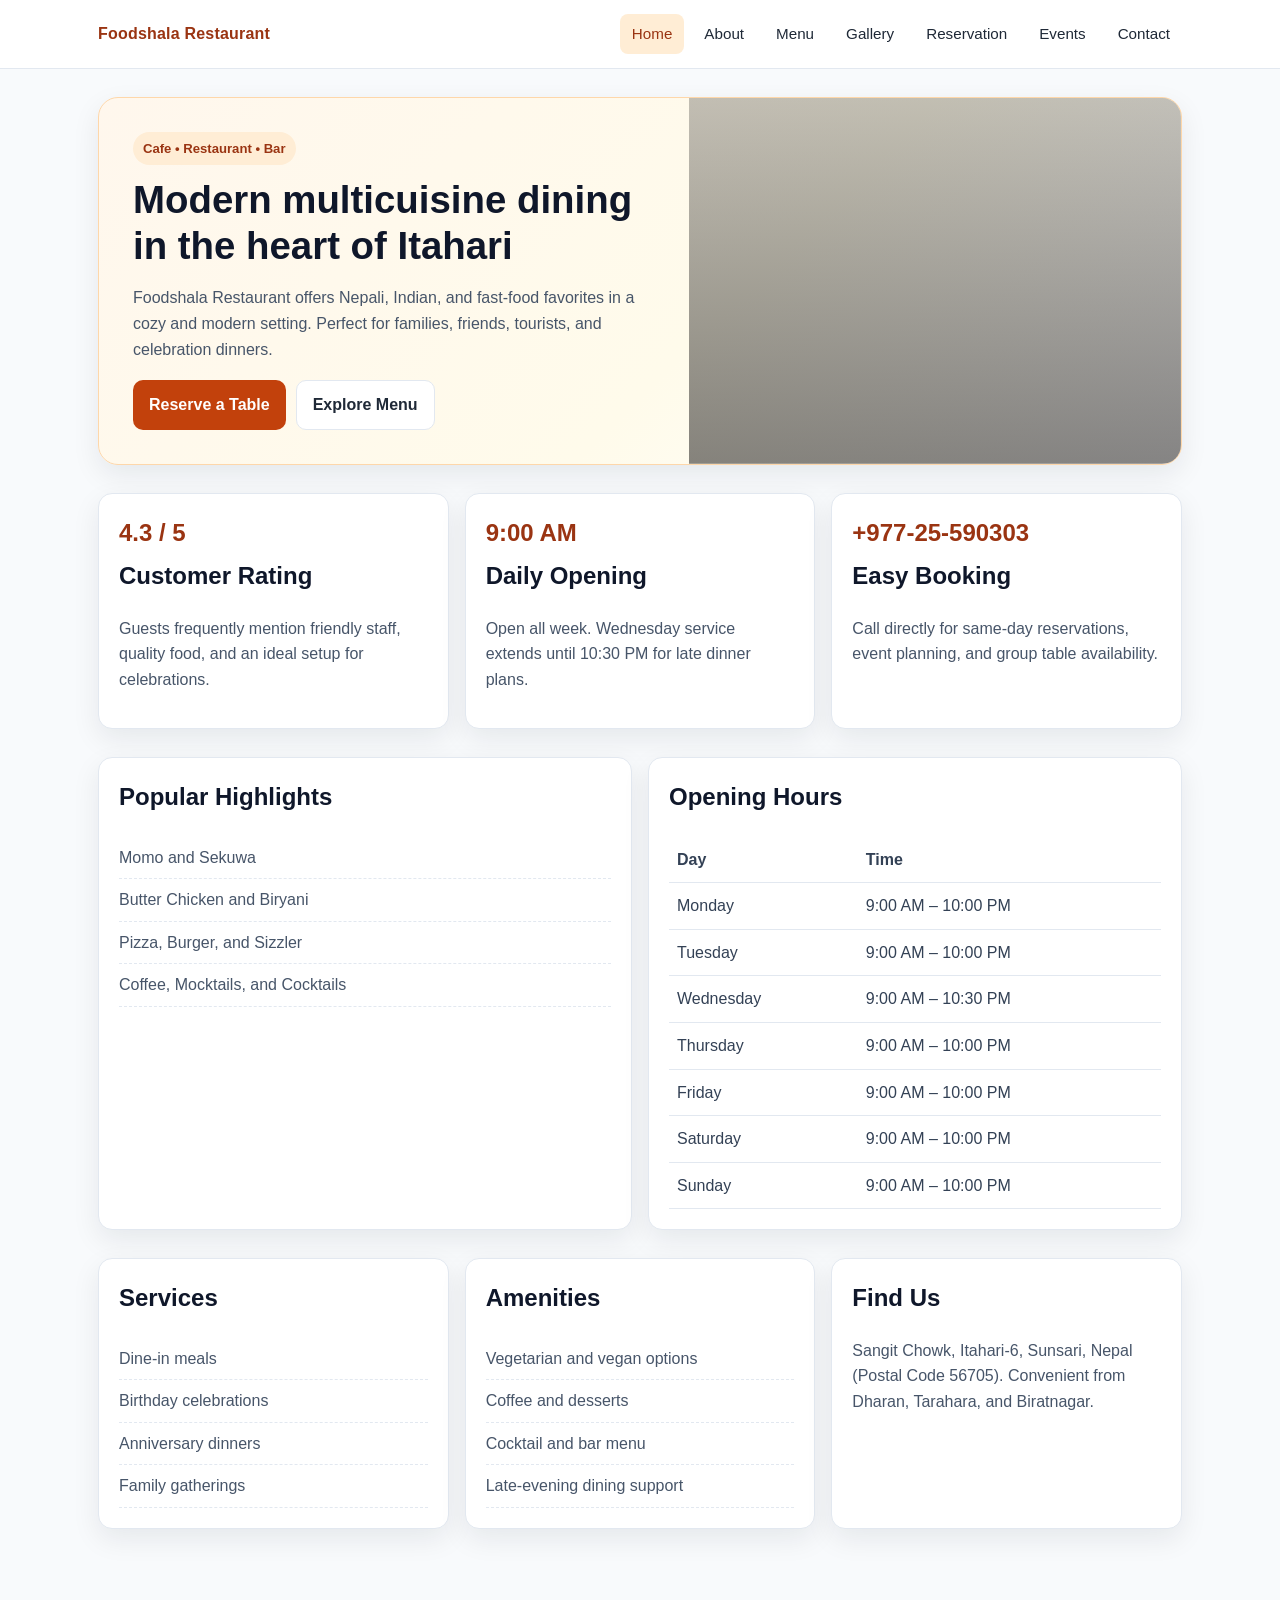
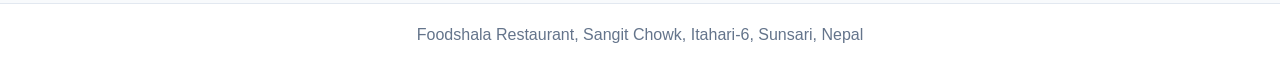
<file: index.html>
<!doctype html>
<html lang="en">
<head>
  <meta charset="UTF-8">
  <meta name="viewport" content="width=device-width, initial-scale=1.0">
  <title>Foodshala Restaurant | Itahari</title>
  <meta name="description" content="Foodshala Restaurant in Itahari, Nepal serving Nepali, Indian and fast food. Reserve your table for family dining and celebrations.">
  <link rel="stylesheet" href="styles.css">
</head>
<body>
  <header class="site-header">
    <nav class="nav">
      <a class="brand" href="index.html">Foodshala Restaurant</a>
      <button class="nav-toggle" type="button" aria-label="Toggle navigation" aria-expanded="false" aria-controls="primary-nav">Menu</button>
      <div id="primary-nav" class="nav-links">
        <a class="active" href="index.html">Home</a>
        <a href="about.html">About</a>
        <a href="menu.html">Menu</a>
        <a href="gallery.html">Gallery</a>
        <a href="reservation.html">Reservation</a>
        <a href="events.html">Events</a>
        <a href="contact.html">Contact</a>
      </div>
    </nav>
  </header>

  <main class="container">
    <section class="hero">
      <div class="hero-wrap">
        <div class="hero-content">
          <span class="badge">Cafe • Restaurant • Bar</span>
          <h1>Modern multicuisine dining in the heart of Itahari</h1>
          <p class="lead">Foodshala Restaurant offers Nepali, Indian, and fast-food favorites in a cozy and modern setting. Perfect for families, friends, tourists, and celebration dinners.</p>
          <div class="actions">
            <a class="btn btn-primary" href="reservation.html">Reserve a Table</a>
            <a class="btn btn-secondary" href="menu.html">Explore Menu</a>
          </div>
        </div>
        <div class="hero-media" aria-hidden="true"></div>
      </div>
    </section>

    <section class="section grid grid-3">
      <article class="card">
        <div class="kpi">4.3 / 5</div>
        <h2>Customer Rating</h2>
        <p>Guests frequently mention friendly staff, quality food, and an ideal setup for celebrations.</p>
      </article>
      <article class="card">
        <div class="kpi">9:00 AM</div>
        <h2>Daily Opening</h2>
        <p>Open all week. Wednesday service extends until 10:30 PM for late dinner plans.</p>
      </article>
      <article class="card">
        <div class="kpi">+977-25-590303</div>
        <h2>Easy Booking</h2>
        <p>Call directly for same-day reservations, event planning, and group table availability.</p>
      </article>
    </section>

    <section class="section grid grid-2">
      <article class="card">
        <h2>Popular Highlights</h2>
        <ul class="list-clean">
          <li>Momo and Sekuwa</li>
          <li>Butter Chicken and Biryani</li>
          <li>Pizza, Burger, and Sizzler</li>
          <li>Coffee, Mocktails, and Cocktails</li>
        </ul>
      </article>
      <article class="card">
        <h2>Opening Hours</h2>
        <table>
          <tr><th>Day</th><th>Time</th></tr>
          <tr><td>Monday</td><td>9:00 AM – 10:00 PM</td></tr>
          <tr><td>Tuesday</td><td>9:00 AM – 10:00 PM</td></tr>
          <tr><td>Wednesday</td><td>9:00 AM – 10:30 PM</td></tr>
          <tr><td>Thursday</td><td>9:00 AM – 10:00 PM</td></tr>
          <tr><td>Friday</td><td>9:00 AM – 10:00 PM</td></tr>
          <tr><td>Saturday</td><td>9:00 AM – 10:00 PM</td></tr>
          <tr><td>Sunday</td><td>9:00 AM – 10:00 PM</td></tr>
        </table>
      </article>
    </section>

    <section class="section grid grid-3">
      <article class="card">
        <h2>Services</h2>
        <ul class="list-clean">
          <li>Dine-in meals</li>
          <li>Birthday celebrations</li>
          <li>Anniversary dinners</li>
          <li>Family gatherings</li>
        </ul>
      </article>
      <article class="card">
        <h2>Amenities</h2>
        <ul class="list-clean">
          <li>Vegetarian and vegan options</li>
          <li>Coffee and desserts</li>
          <li>Cocktail and bar menu</li>
          <li>Late-evening dining support</li>
        </ul>
      </article>
      <article class="card">
        <h2>Find Us</h2>
        <p>Sangit Chowk, Itahari-6, Sunsari, Nepal (Postal Code 56705). Convenient from Dharan, Tarahara, and Biratnagar.</p>
      </article>
    </section>
  </main>

  <footer class="site-footer">Foodshala Restaurant, Sangit Chowk, Itahari-6, Sunsari, Nepal</footer>
  <script src="script.js"></script>
</body>
</html>
</file>
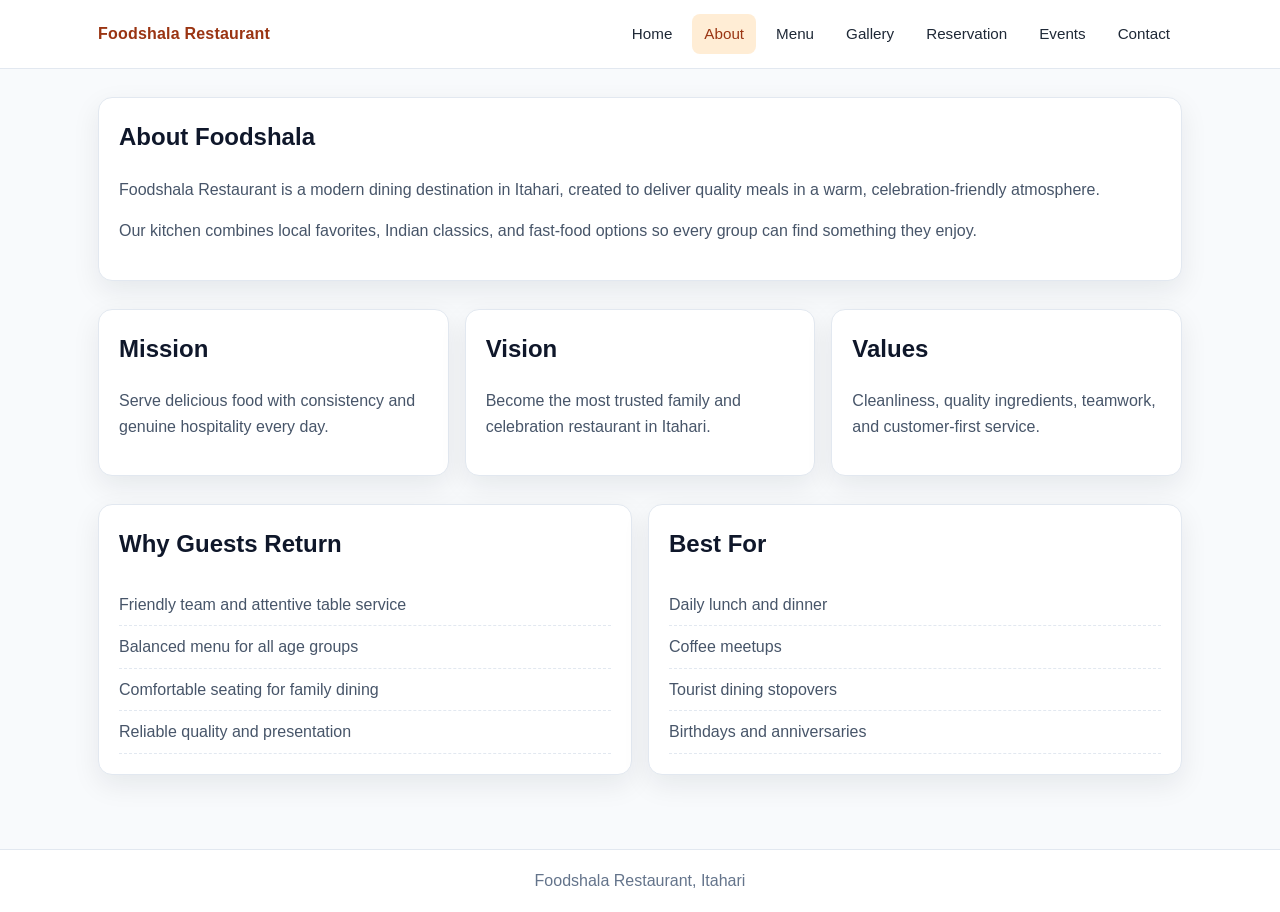
<file: about.html>
<!doctype html>
<html lang="en">
<head>
  <meta charset="UTF-8">
  <meta name="viewport" content="width=device-width, initial-scale=1.0">
  <title>About | Foodshala Restaurant</title>
  <link rel="stylesheet" href="styles.css">
</head>
<body>
  <header class="site-header">
    <nav class="nav">
      <a class="brand" href="index.html">Foodshala Restaurant</a>
      <button class="nav-toggle" type="button" aria-label="Toggle navigation" aria-expanded="false" aria-controls="primary-nav">Menu</button>
      <div id="primary-nav" class="nav-links">
        <a href="index.html">Home</a>
        <a class="active" href="about.html">About</a>
        <a href="menu.html">Menu</a>
        <a href="gallery.html">Gallery</a>
        <a href="reservation.html">Reservation</a>
        <a href="events.html">Events</a>
        <a href="contact.html">Contact</a>
      </div>
    </nav>
  </header>

  <main class="container">
    <section class="card">
      <h1>About Foodshala</h1>
      <p>Foodshala Restaurant is a modern dining destination in Itahari, created to deliver quality meals in a warm, celebration-friendly atmosphere.</p>
      <p>Our kitchen combines local favorites, Indian classics, and fast-food options so every group can find something they enjoy.</p>
    </section>

    <section class="section grid grid-3">
      <article class="card"><h2>Mission</h2><p>Serve delicious food with consistency and genuine hospitality every day.</p></article>
      <article class="card"><h2>Vision</h2><p>Become the most trusted family and celebration restaurant in Itahari.</p></article>
      <article class="card"><h2>Values</h2><p>Cleanliness, quality ingredients, teamwork, and customer-first service.</p></article>
    </section>

    <section class="section grid grid-2">
      <article class="card">
        <h2>Why Guests Return</h2>
        <ul class="list-clean">
          <li>Friendly team and attentive table service</li>
          <li>Balanced menu for all age groups</li>
          <li>Comfortable seating for family dining</li>
          <li>Reliable quality and presentation</li>
        </ul>
      </article>
      <article class="card">
        <h2>Best For</h2>
        <ul class="list-clean">
          <li>Daily lunch and dinner</li>
          <li>Coffee meetups</li>
          <li>Tourist dining stopovers</li>
          <li>Birthdays and anniversaries</li>
        </ul>
      </article>
    </section>
  </main>

  <footer class="site-footer">Foodshala Restaurant, Itahari</footer>
  <script src="script.js"></script>
</body>
</html>
</file>
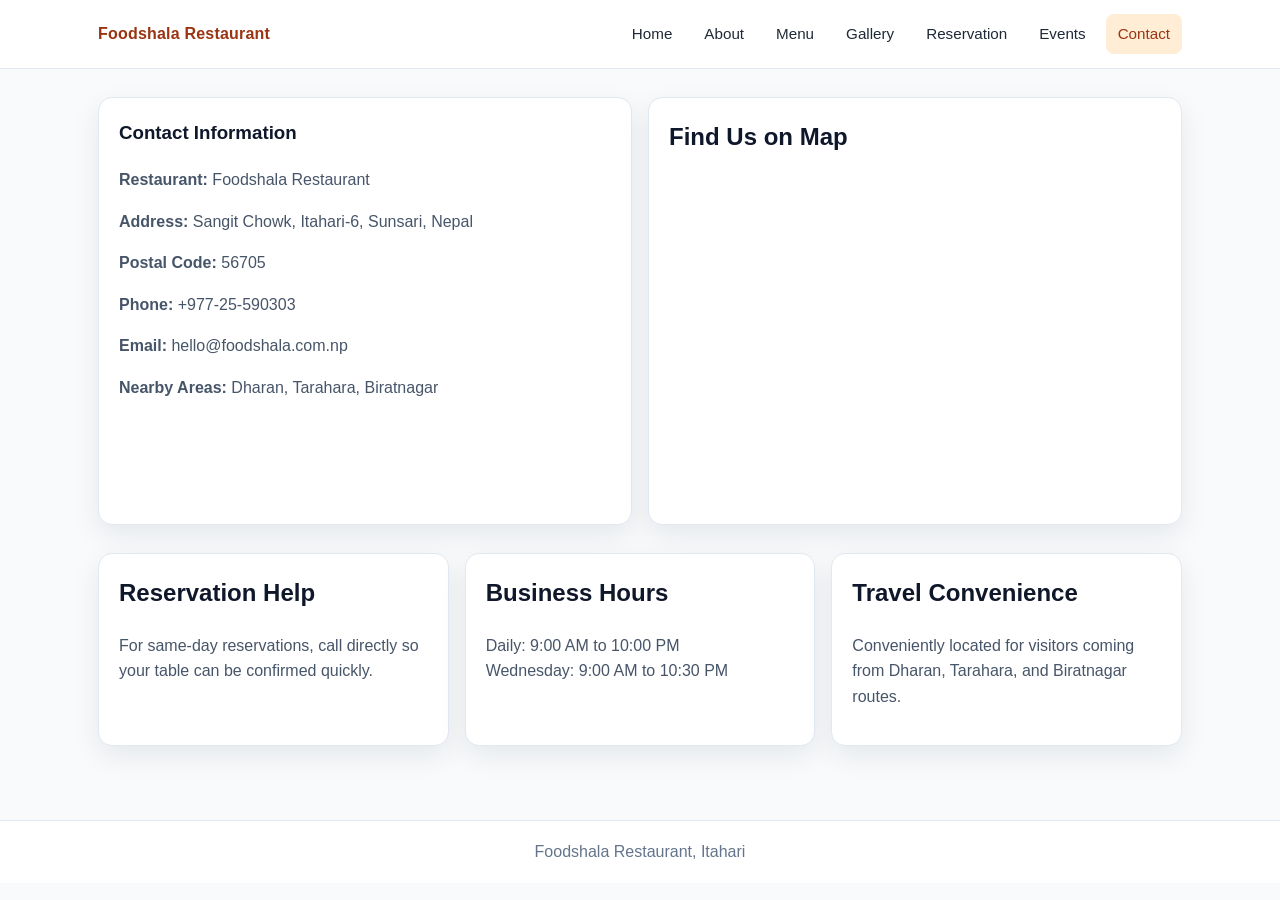
<file: contact.html>
<!doctype html>
<html lang="en">
<head>
  <meta charset="UTF-8">
  <meta name="viewport" content="width=device-width, initial-scale=1.0">
  <title>Contact | Foodshala Restaurant</title>
  <link rel="stylesheet" href="styles.css">
</head>
<body>
  <header class="site-header">
    <nav class="nav">
      <a class="brand" href="index.html">Foodshala Restaurant</a>
      <button class="nav-toggle" type="button" aria-label="Toggle navigation" aria-expanded="false" aria-controls="primary-nav">Menu</button>
      <div id="primary-nav" class="nav-links">
        <a href="index.html">Home</a>
        <a href="about.html">About</a>
        <a href="menu.html">Menu</a>
        <a href="gallery.html">Gallery</a>
        <a href="reservation.html">Reservation</a>
        <a href="events.html">Events</a>
        <a class="active" href="contact.html">Contact</a>
      </div>
    </nav>
  </header>

  <main class="container">
    <section class="grid grid-2">
      <article class="card">
        <h1>Contact Information</h1>
        <p><strong>Restaurant:</strong> Foodshala Restaurant</p>
        <p><strong>Address:</strong> Sangit Chowk, Itahari-6, Sunsari, Nepal</p>
        <p><strong>Postal Code:</strong> 56705</p>
        <p><strong>Phone:</strong> +977-25-590303</p>
        <p><strong>Email:</strong> hello@foodshala.com.np</p>
        <p><strong>Nearby Areas:</strong> Dharan, Tarahara, Biratnagar</p>
      </article>
      <article class="card">
        <h2>Find Us on Map</h2>
        <iframe class="map-embed" title="Foodshala Restaurant location" src="https://maps.google.com/maps?q=Itahari%20Sangit%20Chowk&t=&z=13&ie=UTF8&iwloc=&output=embed"></iframe>
      </article>
    </section>

    <section class="section grid grid-3">
      <article class="card">
        <h2>Reservation Help</h2>
        <p>For same-day reservations, call directly so your table can be confirmed quickly.</p>
      </article>
      <article class="card">
        <h2>Business Hours</h2>
        <p>Daily: 9:00 AM to 10:00 PM<br>Wednesday: 9:00 AM to 10:30 PM</p>
      </article>
      <article class="card">
        <h2>Travel Convenience</h2>
        <p>Conveniently located for visitors coming from Dharan, Tarahara, and Biratnagar routes.</p>
      </article>
    </section>
  </main>

  <footer class="site-footer">Foodshala Restaurant, Itahari</footer>
  <script src="script.js"></script>
</body>
</html>
</file>
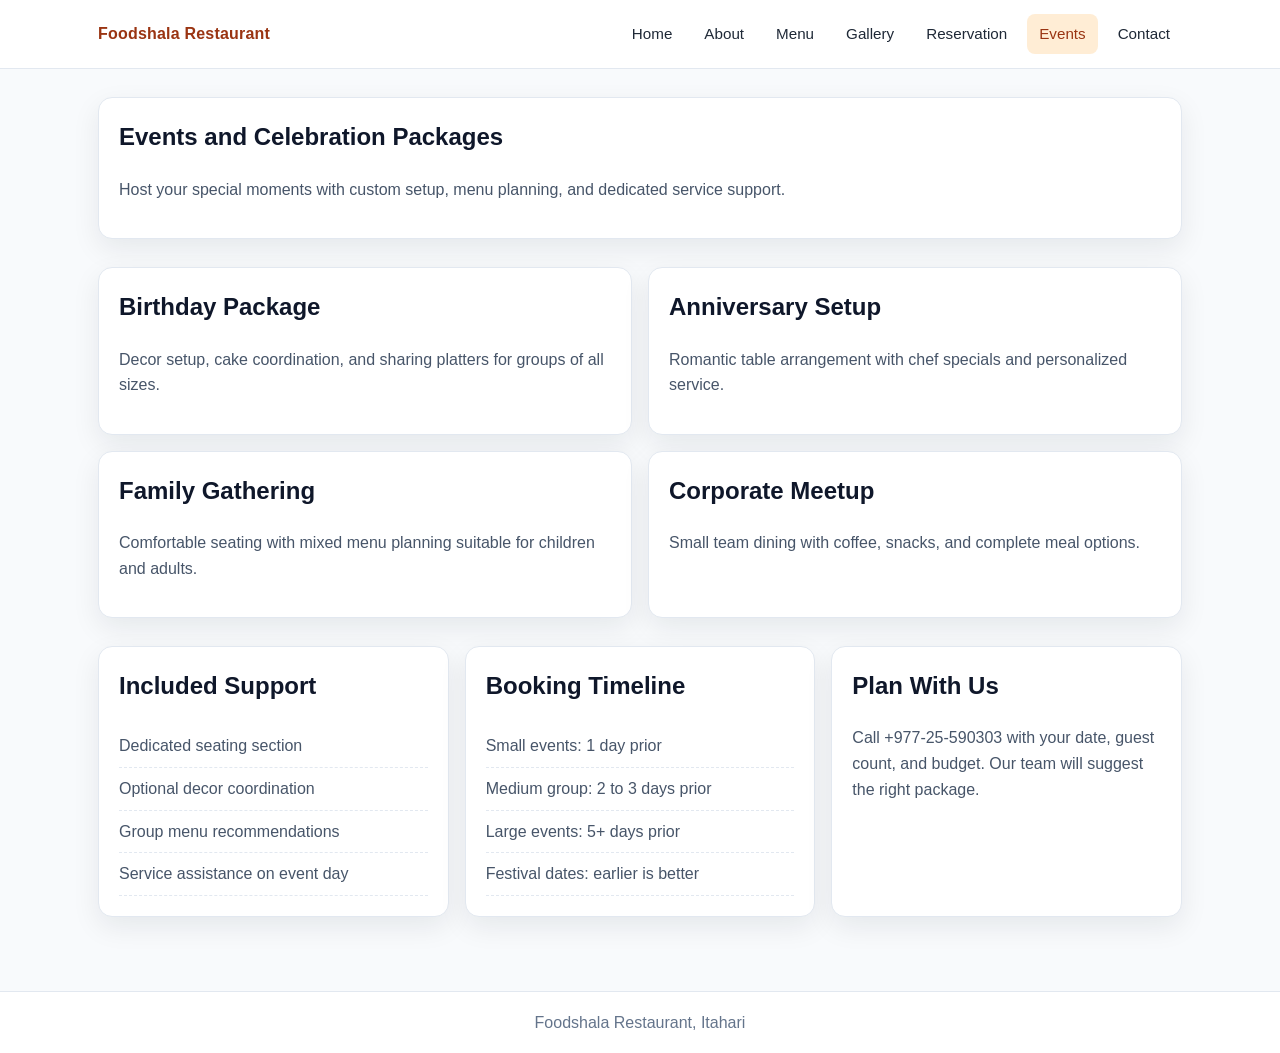
<file: events.html>
<!doctype html>
<html lang="en">
<head>
  <meta charset="UTF-8">
  <meta name="viewport" content="width=device-width, initial-scale=1.0">
  <title>Events | Foodshala Restaurant</title>
  <link rel="stylesheet" href="styles.css">
</head>
<body>
  <header class="site-header">
    <nav class="nav">
      <a class="brand" href="index.html">Foodshala Restaurant</a>
      <button class="nav-toggle" type="button" aria-label="Toggle navigation" aria-expanded="false" aria-controls="primary-nav">Menu</button>
      <div id="primary-nav" class="nav-links">
        <a href="index.html">Home</a>
        <a href="about.html">About</a>
        <a href="menu.html">Menu</a>
        <a href="gallery.html">Gallery</a>
        <a href="reservation.html">Reservation</a>
        <a class="active" href="events.html">Events</a>
        <a href="contact.html">Contact</a>
      </div>
    </nav>
  </header>

  <main class="container">
    <section class="card">
      <h1>Events and Celebration Packages</h1>
      <p>Host your special moments with custom setup, menu planning, and dedicated service support.</p>
    </section>

    <section class="section grid grid-2">
      <article class="card"><h2>Birthday Package</h2><p>Decor setup, cake coordination, and sharing platters for groups of all sizes.</p></article>
      <article class="card"><h2>Anniversary Setup</h2><p>Romantic table arrangement with chef specials and personalized service.</p></article>
      <article class="card"><h2>Family Gathering</h2><p>Comfortable seating with mixed menu planning suitable for children and adults.</p></article>
      <article class="card"><h2>Corporate Meetup</h2><p>Small team dining with coffee, snacks, and complete meal options.</p></article>
    </section>

    <section class="section grid grid-3">
      <article class="card">
        <h2>Included Support</h2>
        <ul class="list-clean">
          <li>Dedicated seating section</li>
          <li>Optional decor coordination</li>
          <li>Group menu recommendations</li>
          <li>Service assistance on event day</li>
        </ul>
      </article>
      <article class="card">
        <h2>Booking Timeline</h2>
        <ul class="list-clean">
          <li>Small events: 1 day prior</li>
          <li>Medium group: 2 to 3 days prior</li>
          <li>Large events: 5+ days prior</li>
          <li>Festival dates: earlier is better</li>
        </ul>
      </article>
      <article class="card">
        <h2>Plan With Us</h2>
        <p>Call +977-25-590303 with your date, guest count, and budget. Our team will suggest the right package.</p>
      </article>
    </section>
  </main>

  <footer class="site-footer">Foodshala Restaurant, Itahari</footer>
  <script src="script.js"></script>
</body>
</html>
</file>
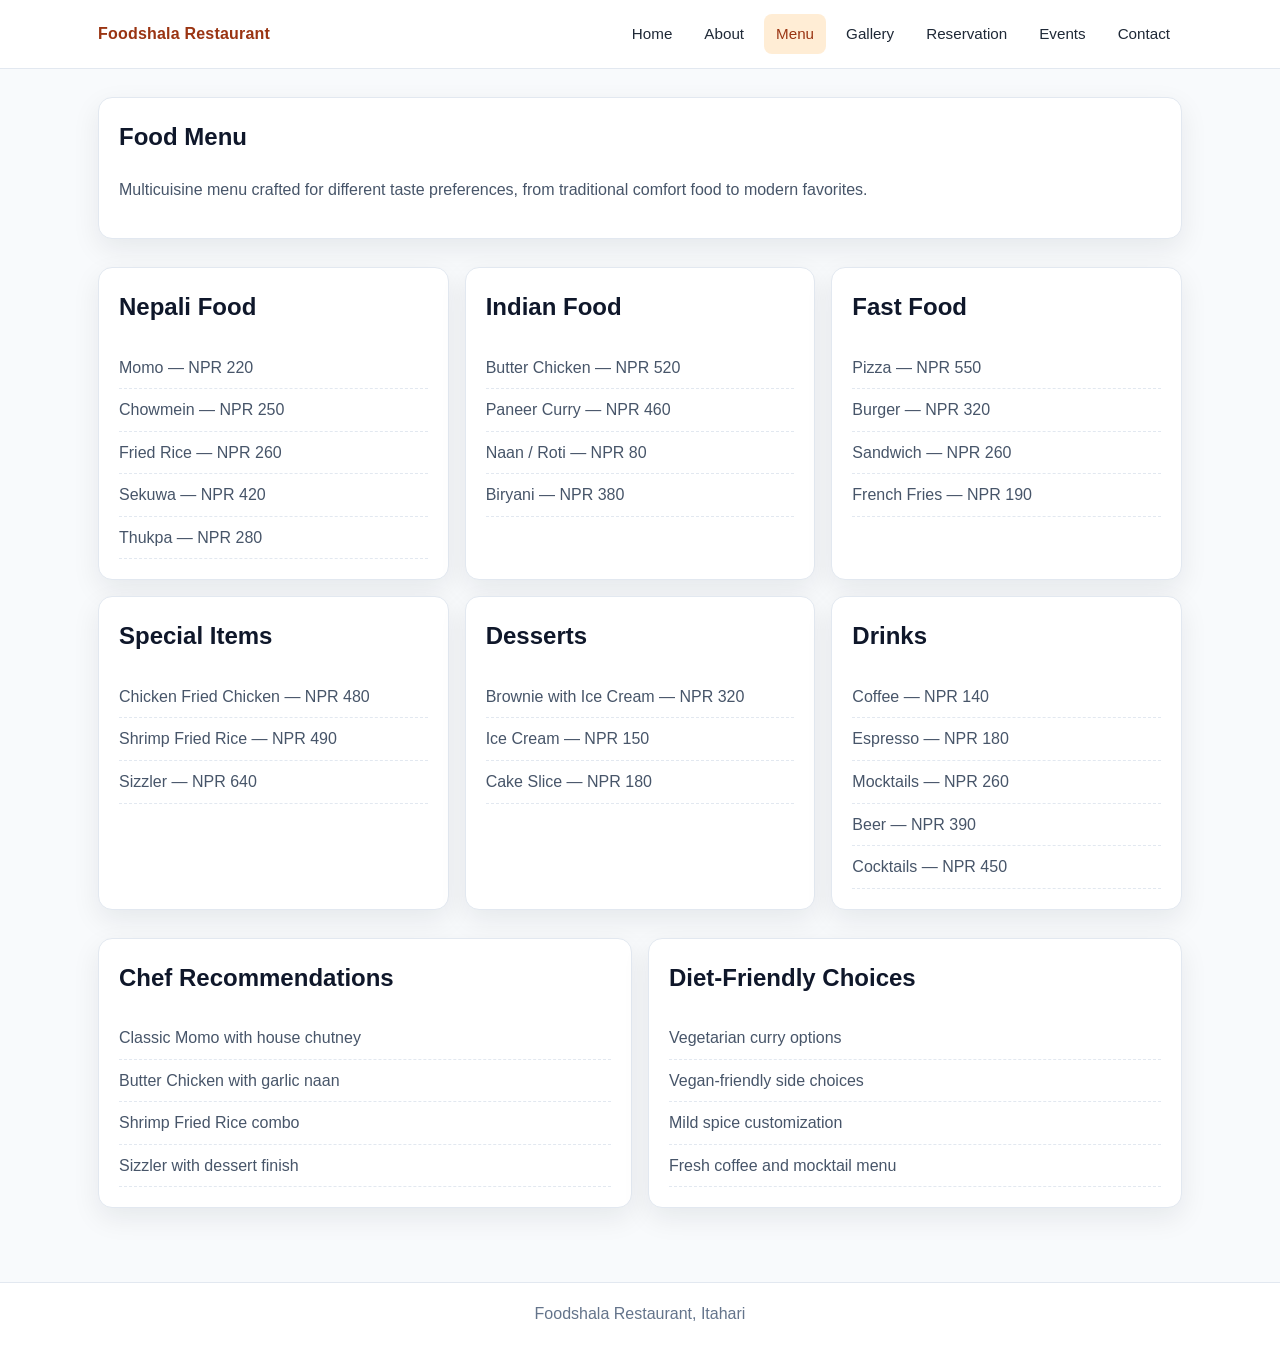
<file: menu.html>
<!doctype html>
<html lang="en">
<head>
  <meta charset="UTF-8">
  <meta name="viewport" content="width=device-width, initial-scale=1.0">
  <title>Menu | Foodshala Restaurant</title>
  <link rel="stylesheet" href="styles.css">
</head>
<body>
  <header class="site-header">
    <nav class="nav">
      <a class="brand" href="index.html">Foodshala Restaurant</a>
      <button class="nav-toggle" type="button" aria-label="Toggle navigation" aria-expanded="false" aria-controls="primary-nav">Menu</button>
      <div id="primary-nav" class="nav-links">
        <a href="index.html">Home</a>
        <a href="about.html">About</a>
        <a class="active" href="menu.html">Menu</a>
        <a href="gallery.html">Gallery</a>
        <a href="reservation.html">Reservation</a>
        <a href="events.html">Events</a>
        <a href="contact.html">Contact</a>
      </div>
    </nav>
  </header>

  <main class="container">
    <section class="card">
      <h1>Food Menu</h1>
      <p>Multicuisine menu crafted for different taste preferences, from traditional comfort food to modern favorites.</p>
    </section>

    <section class="section grid grid-3">
      <article class="card"><h2>Nepali Food</h2><ul class="list-clean"><li>Momo — NPR 220</li><li>Chowmein — NPR 250</li><li>Fried Rice — NPR 260</li><li>Sekuwa — NPR 420</li><li>Thukpa — NPR 280</li></ul></article>
      <article class="card"><h2>Indian Food</h2><ul class="list-clean"><li>Butter Chicken — NPR 520</li><li>Paneer Curry — NPR 460</li><li>Naan / Roti — NPR 80</li><li>Biryani — NPR 380</li></ul></article>
      <article class="card"><h2>Fast Food</h2><ul class="list-clean"><li>Pizza — NPR 550</li><li>Burger — NPR 320</li><li>Sandwich — NPR 260</li><li>French Fries — NPR 190</li></ul></article>
      <article class="card"><h2>Special Items</h2><ul class="list-clean"><li>Chicken Fried Chicken — NPR 480</li><li>Shrimp Fried Rice — NPR 490</li><li>Sizzler — NPR 640</li></ul></article>
      <article class="card"><h2>Desserts</h2><ul class="list-clean"><li>Brownie with Ice Cream — NPR 320</li><li>Ice Cream — NPR 150</li><li>Cake Slice — NPR 180</li></ul></article>
      <article class="card"><h2>Drinks</h2><ul class="list-clean"><li>Coffee — NPR 140</li><li>Espresso — NPR 180</li><li>Mocktails — NPR 260</li><li>Beer — NPR 390</li><li>Cocktails — NPR 450</li></ul></article>
    </section>

    <section class="section grid grid-2">
      <article class="card">
        <h2>Chef Recommendations</h2>
        <ul class="list-clean">
          <li>Classic Momo with house chutney</li>
          <li>Butter Chicken with garlic naan</li>
          <li>Shrimp Fried Rice combo</li>
          <li>Sizzler with dessert finish</li>
        </ul>
      </article>
      <article class="card">
        <h2>Diet-Friendly Choices</h2>
        <ul class="list-clean">
          <li>Vegetarian curry options</li>
          <li>Vegan-friendly side choices</li>
          <li>Mild spice customization</li>
          <li>Fresh coffee and mocktail menu</li>
        </ul>
      </article>
    </section>
  </main>

  <footer class="site-footer">Foodshala Restaurant, Itahari</footer>
  <script src="script.js"></script>
</body>
</html>
</file>
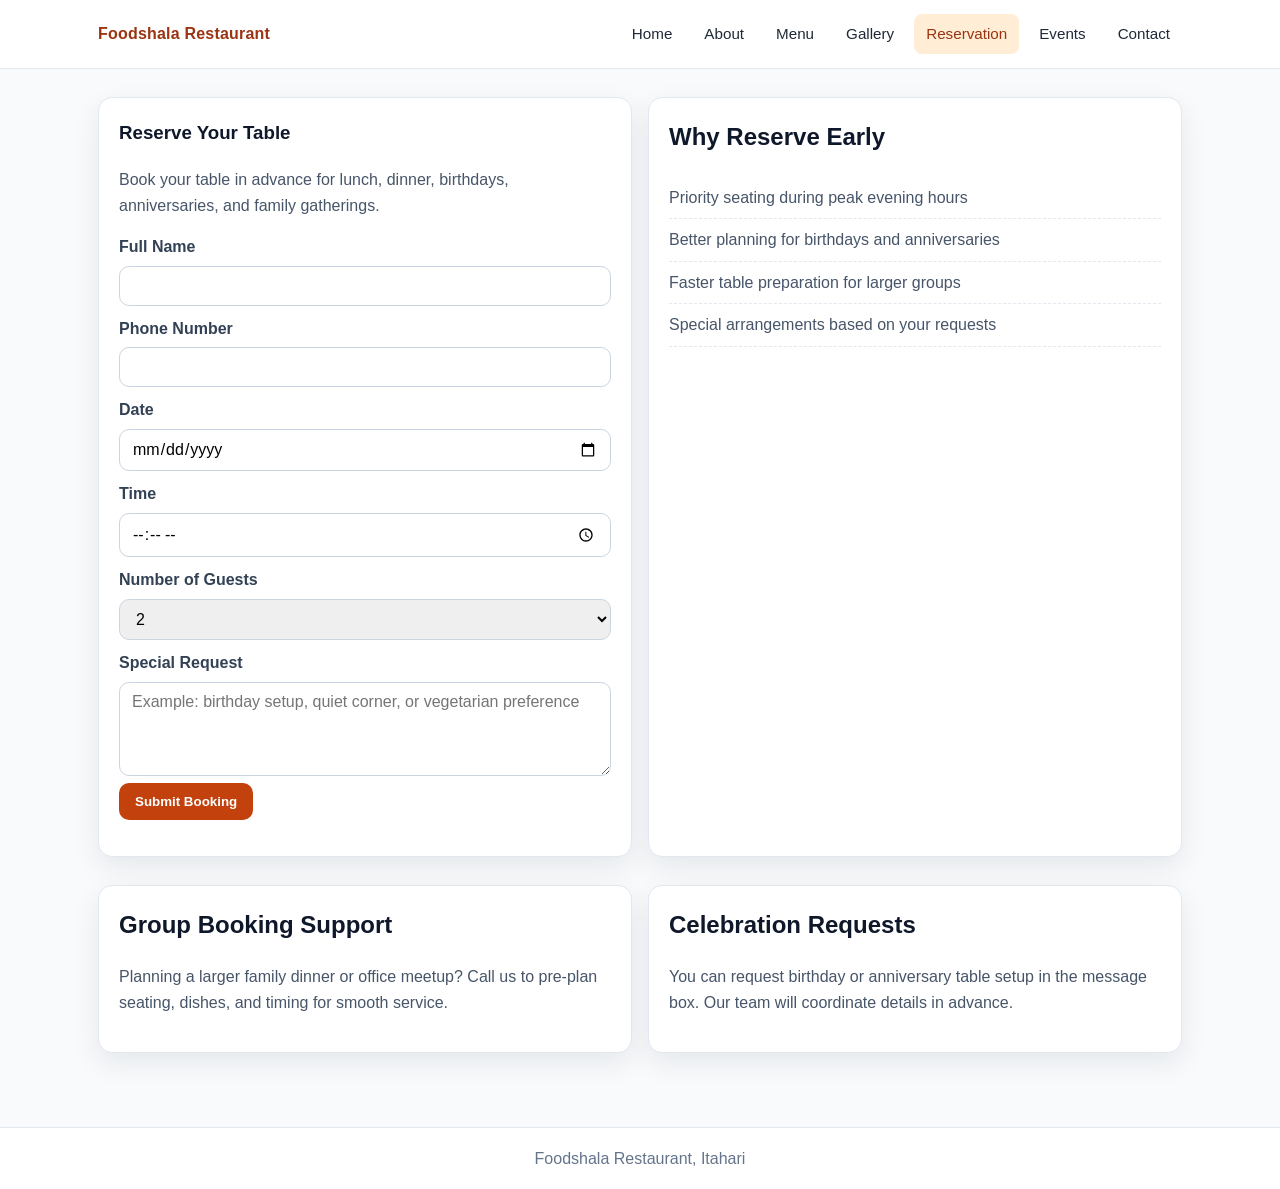
<file: reservation.html>
<!doctype html>
<html lang="en">
<head>
  <meta charset="UTF-8">
  <meta name="viewport" content="width=device-width, initial-scale=1.0">
  <title>Reservation | Foodshala Restaurant</title>
  <link rel="stylesheet" href="styles.css">
</head>
<body>
  <header class="site-header">
    <nav class="nav">
      <a class="brand" href="index.html">Foodshala Restaurant</a>
      <button class="nav-toggle" type="button" aria-label="Toggle navigation" aria-expanded="false" aria-controls="primary-nav">Menu</button>
      <div id="primary-nav" class="nav-links">
        <a href="index.html">Home</a>
        <a href="about.html">About</a>
        <a href="menu.html">Menu</a>
        <a href="gallery.html">Gallery</a>
        <a class="active" href="reservation.html">Reservation</a>
        <a href="events.html">Events</a>
        <a href="contact.html">Contact</a>
      </div>
    </nav>
  </header>

  <main class="container">
    <section class="grid grid-2">
      <article class="card">
        <h1>Reserve Your Table</h1>
        <p>Book your table in advance for lunch, dinner, birthdays, anniversaries, and family gatherings.</p>

        <form id="reservationForm">
          <label for="name">Full Name</label>
          <input id="name" name="name" required>

          <label for="phone">Phone Number</label>
          <input id="phone" name="phone" required>

          <label for="date">Date</label>
          <input id="date" type="date" name="date" required>

          <label for="time">Time</label>
          <input id="time" type="time" name="time" required>

          <label for="guests">Number of Guests</label>
          <select id="guests" name="guests">
            <option>2</option>
            <option>4</option>
            <option>6</option>
            <option>8+</option>
          </select>

          <label for="message">Special Request</label>
          <textarea id="message" name="message" rows="4" placeholder="Example: birthday setup, quiet corner, or vegetarian preference"></textarea>

          <button class="btn btn-primary" type="submit">Submit Booking</button>
        </form>

        <p id="reservationStatus" class="form-status"></p>
      </article>

      <article class="card">
        <h2>Why Reserve Early</h2>
        <ul class="list-clean">
          <li>Priority seating during peak evening hours</li>
          <li>Better planning for birthdays and anniversaries</li>
          <li>Faster table preparation for larger groups</li>
          <li>Special arrangements based on your requests</li>
        </ul>
      </article>
    </section>

    <section class="section grid grid-2">
      <article class="card">
        <h2>Group Booking Support</h2>
        <p>Planning a larger family dinner or office meetup? Call us to pre-plan seating, dishes, and timing for smooth service.</p>
      </article>
      <article class="card">
        <h2>Celebration Requests</h2>
        <p>You can request birthday or anniversary table setup in the message box. Our team will coordinate details in advance.</p>
      </article>
    </section>
  </main>

  <footer class="site-footer">Foodshala Restaurant, Itahari</footer>
  <script src="script.js"></script>
</body>
</html>
</file>
<file: styles.css>
:root {
  --bg: #f8fafc;
  --surface: #ffffff;
  --surface-soft: #fff7ed;
  --text: #0f172a;
  --muted: #475569;
  --primary: #c2410c;
  --primary-dark: #9a3412;
  --border: #e2e8f0;
  --shadow: 0 10px 28px rgba(15, 23, 42, 0.08);
}

* { box-sizing: border-box; }
html, body { margin: 0; padding: 0; }
body {
  font-family: "Inter", "Segoe UI", Arial, sans-serif;
  color: var(--text);
  background: var(--bg);
  line-height: 1.6;
}

img { max-width: 100%; display: block; }
a { color: inherit; }

.site-header {
  position: sticky;
  top: 0;
  z-index: 100;
  border-bottom: 1px solid var(--border);
  background: rgba(255, 255, 255, 0.94);
  backdrop-filter: blur(8px);
}

.nav {
  max-width: 1120px;
  margin: 0 auto;
  padding: 14px 18px;
  display: flex;
  align-items: center;
  justify-content: space-between;
  gap: 14px;
  position: relative;
}

.brand {
  font-weight: 800;
  text-decoration: none;
  color: var(--primary-dark);
  letter-spacing: 0.2px;
}

.nav-toggle {
  display: none;
  border: 1px solid var(--border);
  background: #fff;
  border-radius: 10px;
  padding: 8px 11px;
  font-weight: 700;
  color: #1f2937;
}

.nav-links {
  display: flex;
  align-items: center;
  flex-wrap: wrap;
  gap: 8px;
}

.nav-links a {
  text-decoration: none;
  color: #1f2937;
  padding: 8px 12px;
  border-radius: 8px;
  font-size: 0.95rem;
  transition: background-color 0.2s ease, color 0.2s ease;
}

.nav-links a:hover,
.nav-links a.active {
  background: #ffedd5;
  color: var(--primary-dark);
}

.container {
  max-width: 1120px;
  margin: 0 auto;
  padding: 28px 18px 74px;
}

.hero {
  border-radius: 20px;
  overflow: hidden;
  border: 1px solid #fed7aa;
  box-shadow: var(--shadow);
  background: linear-gradient(135deg, #fff7ed 0%, #fffbeb 58%, #fff 100%);
}

.hero-wrap {
  display: grid;
  grid-template-columns: 1.2fr 1fr;
}

.hero-content { padding: 34px; }
.badge {
  display: inline-flex;
  padding: 6px 10px;
  border-radius: 999px;
  background: #ffedd5;
  color: var(--primary-dark);
  font-size: 0.82rem;
  font-weight: 700;
}

h1, h2, h3 { margin-top: 0; }
.hero h1 {
  margin: 12px 0;
  font-size: clamp(1.8rem, 3vw, 2.7rem);
  line-height: 1.2;
}
.lead { color: var(--muted); }

.hero-media {
  min-height: 300px;
  background-image: linear-gradient(rgba(12,10,9,0.25), rgba(12,10,9,0.5)), url('https://images.unsplash.com/photo-1552566626-52f8b828add9?auto=format&fit=crop&w=1600&q=80');
  background-size: cover;
  background-position: center;
}

.actions { margin-top: 18px; display: flex; flex-wrap: wrap; gap: 10px; }
.btn {
  display: inline-flex;
  align-items: center;
  justify-content: center;
  border: 0;
  border-radius: 10px;
  padding: 11px 16px;
  text-decoration: none;
  font-weight: 700;
  cursor: pointer;
}
.btn-primary { background: var(--primary); color: #fff; }
.btn-primary:hover { background: var(--primary-dark); }
.btn-secondary { background: #fff; border: 1px solid var(--border); color: #1f2937; }

.section { margin-top: 28px; }
.grid { display: grid; gap: 16px; }
.grid-2 { grid-template-columns: repeat(2, minmax(0, 1fr)); }
.grid-3 { grid-template-columns: repeat(3, minmax(0, 1fr)); }

.card {
  background: var(--surface);
  border: 1px solid var(--border);
  border-radius: 14px;
  padding: 20px;
  box-shadow: var(--shadow);
}
.card p, .card li { color: var(--muted); }

.kpi {
  color: var(--primary-dark);
  font-weight: 800;
  font-size: 1.5rem;
  margin-bottom: 5px;
}

.list-clean {
  list-style: none;
  margin: 0;
  padding: 0;
}
.list-clean li {
  padding: 8px 0;
  border-bottom: 1px dashed var(--border);
}

table { width: 100%; border-collapse: collapse; }
th, td {
  border-bottom: 1px solid var(--border);
  padding: 10px 8px;
  color: #334155;
  text-align: left;
}

input, textarea, select {
  width: 100%;
  border: 1px solid #cbd5e1;
  border-radius: 10px;
  padding: 10px 12px;
  font-size: 1rem;
  font-family: inherit;
}
label {
  display: block;
  margin: 10px 0 6px;
  font-weight: 600;
  color: #334155;
}
.form-status {
  margin-top: 14px;
  color: #166534;
  font-weight: 600;
}

.gallery img {
  height: 220px;
  object-fit: cover;
  border-radius: 12px;
}

.map-embed {
  width: 100%;
  height: 320px;
  border: 0;
  border-radius: 12px;
}

.site-footer {
  border-top: 1px solid var(--border);
  text-align: center;
  color: #64748b;
  background: #fff;
  padding: 18px;
}

.nav-overlay {
  position: fixed;
  inset: 0;
  background: rgba(15, 23, 42, 0.25);
  z-index: 90;
  display: none;
}
.nav-overlay.show { display: block; }

@media (max-width: 900px) {
  .hero-wrap, .grid-2, .grid-3 { grid-template-columns: 1fr; }
  .hero-content { padding: 24px; }
  .hero-media { min-height: 235px; }

  .nav-toggle { display: inline-flex; }

  .nav-links {
    position: absolute;
    top: calc(100% + 10px);
    left: 18px;
    right: 18px;
    background: #fff;
    border: 1px solid var(--border);
    border-radius: 12px;
    box-shadow: var(--shadow);
    padding: 10px;
    display: flex;
    flex-direction: column;
    align-items: stretch;
    gap: 4px;
    opacity: 0;
    transform: translateY(-8px);
    pointer-events: none;
    transition: opacity 0.2s ease, transform 0.2s ease;
    z-index: 95;
  }

  .nav-links.open {
    opacity: 1;
    transform: translateY(0);
    pointer-events: auto;
  }

  .nav-links a { padding: 10px 12px; }
}
</file>
